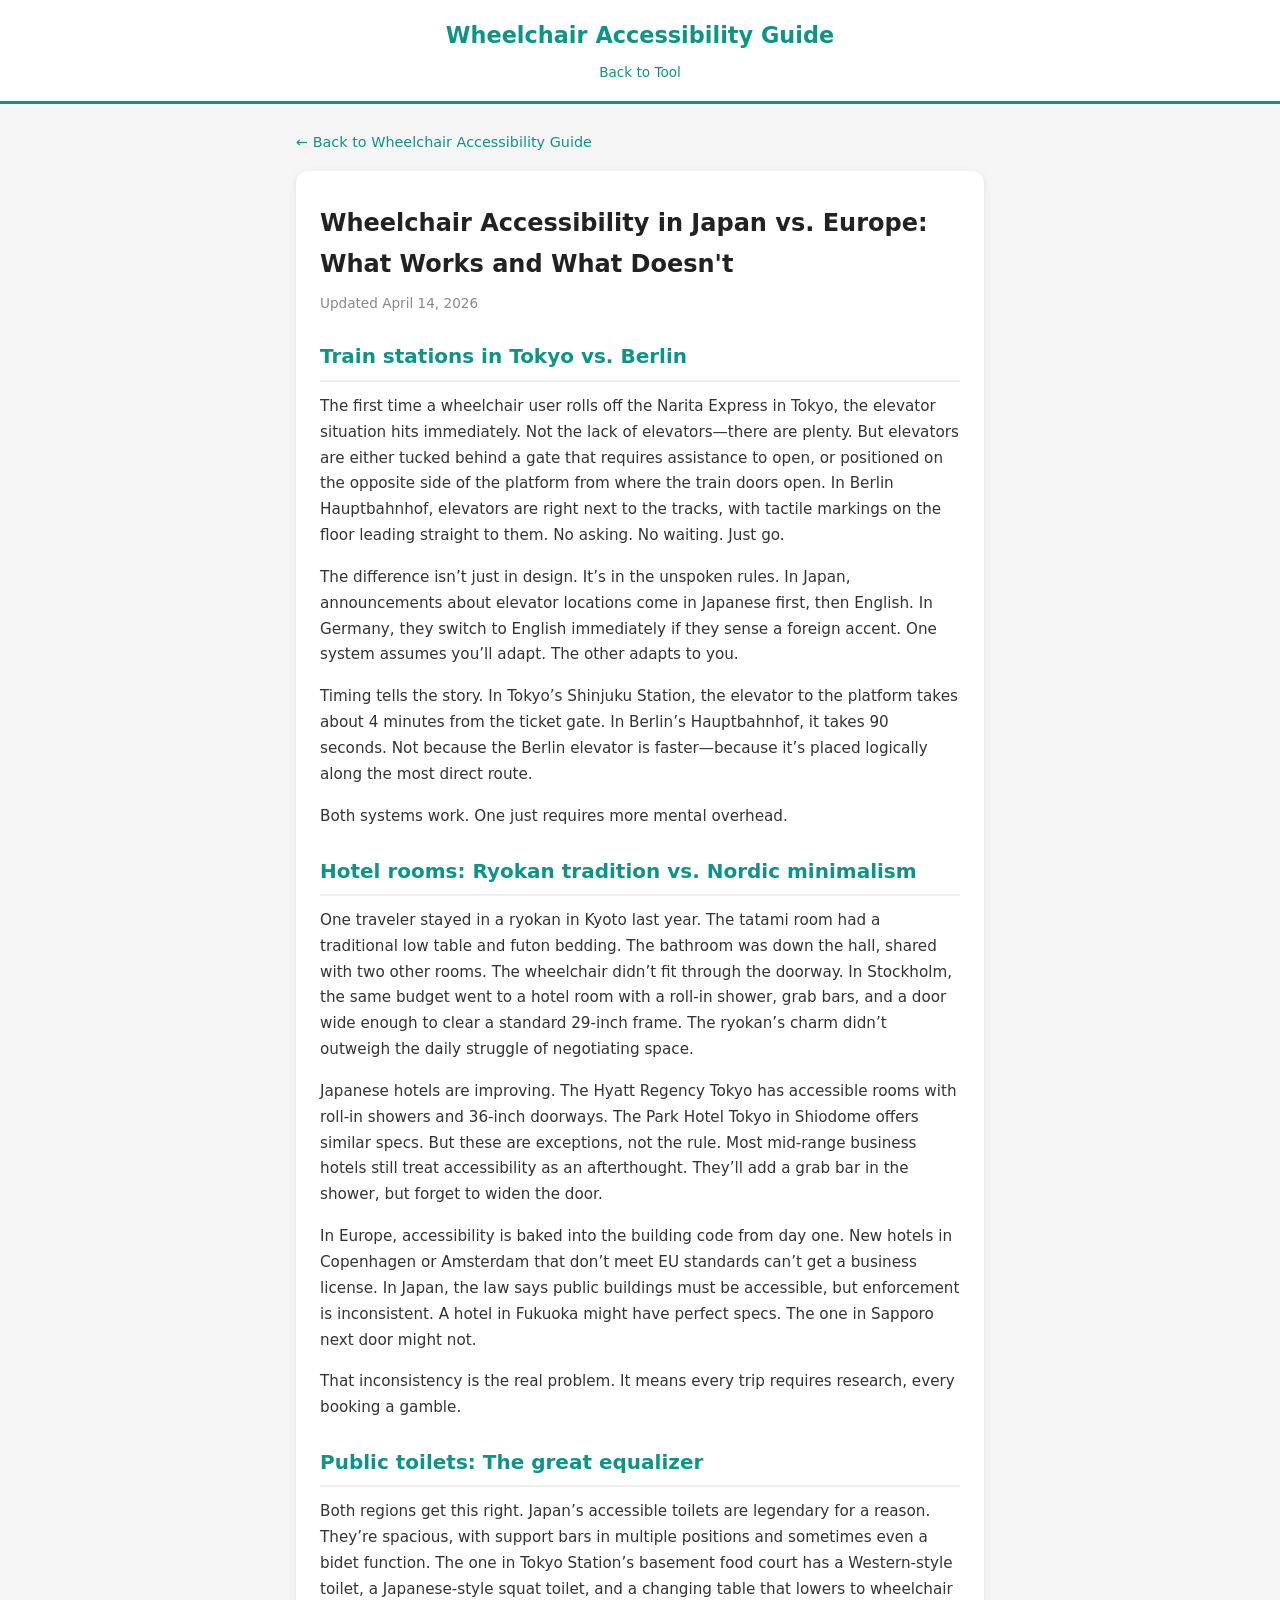
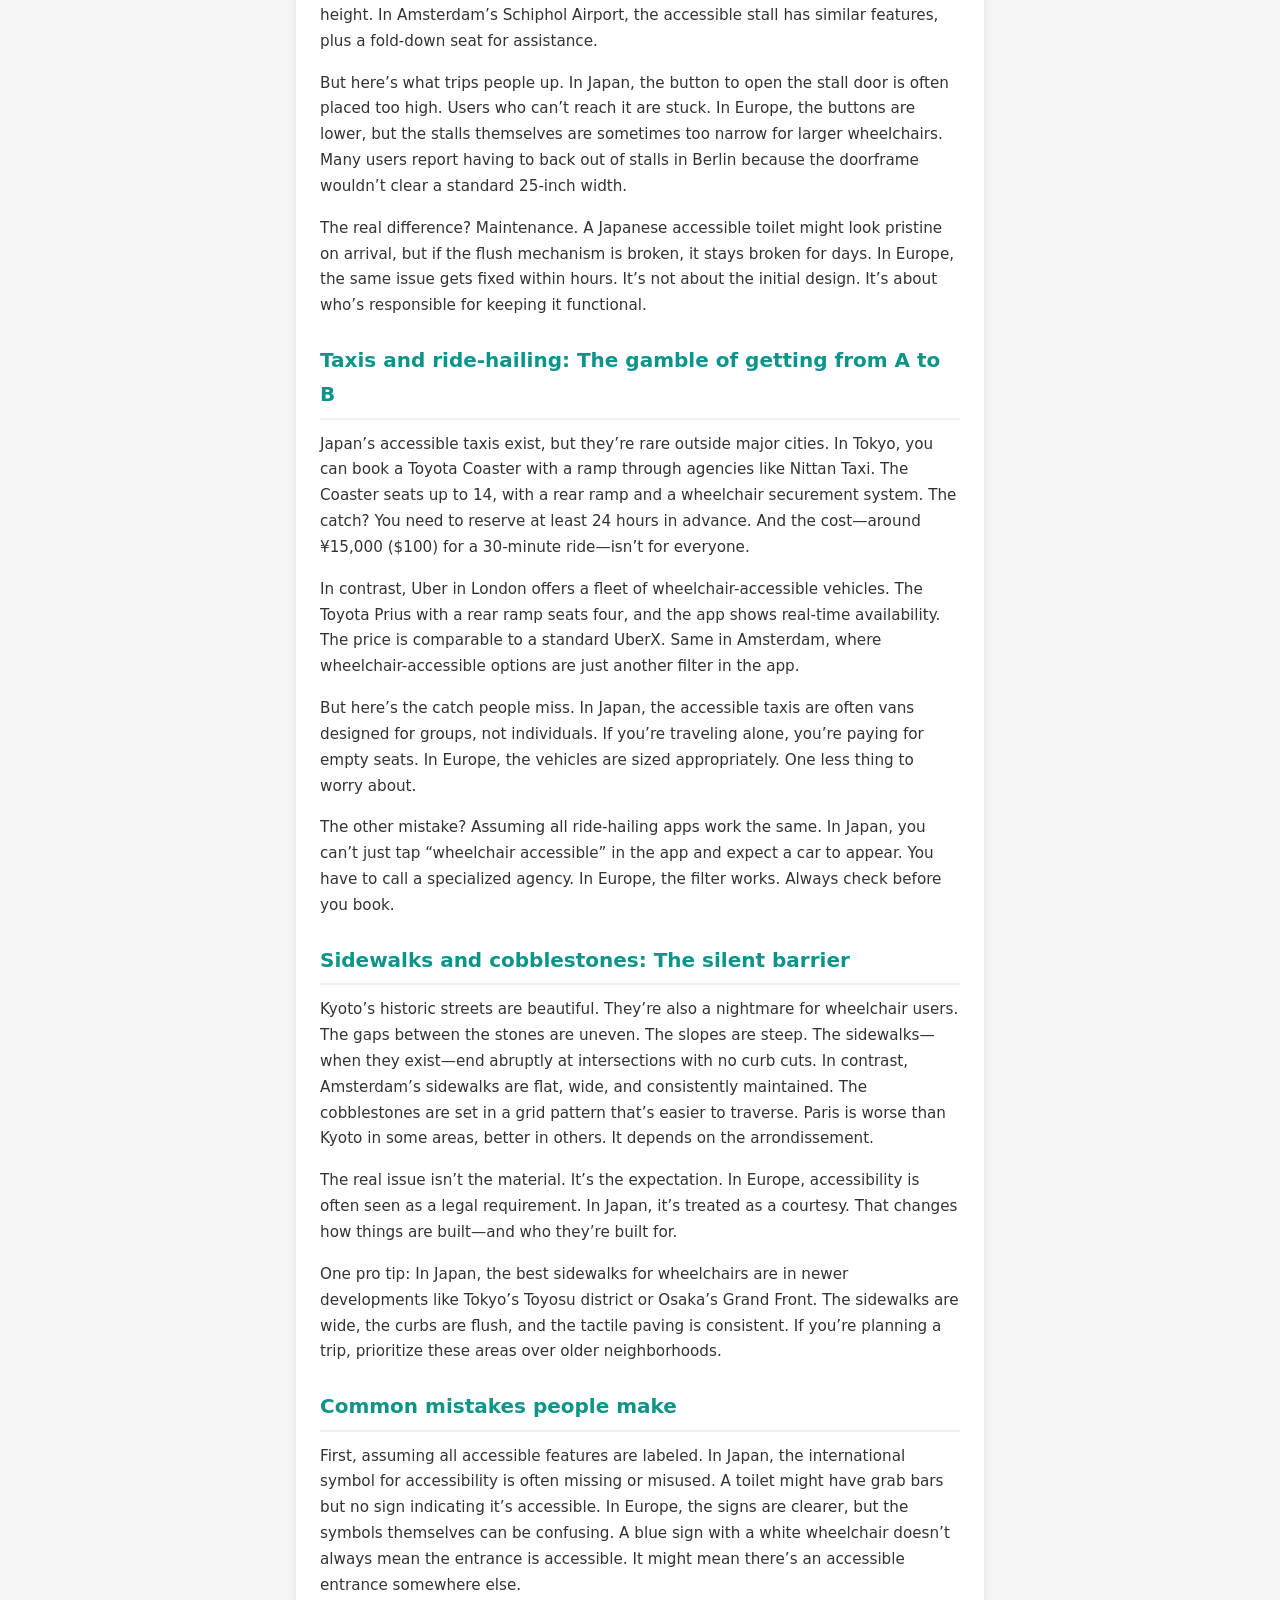
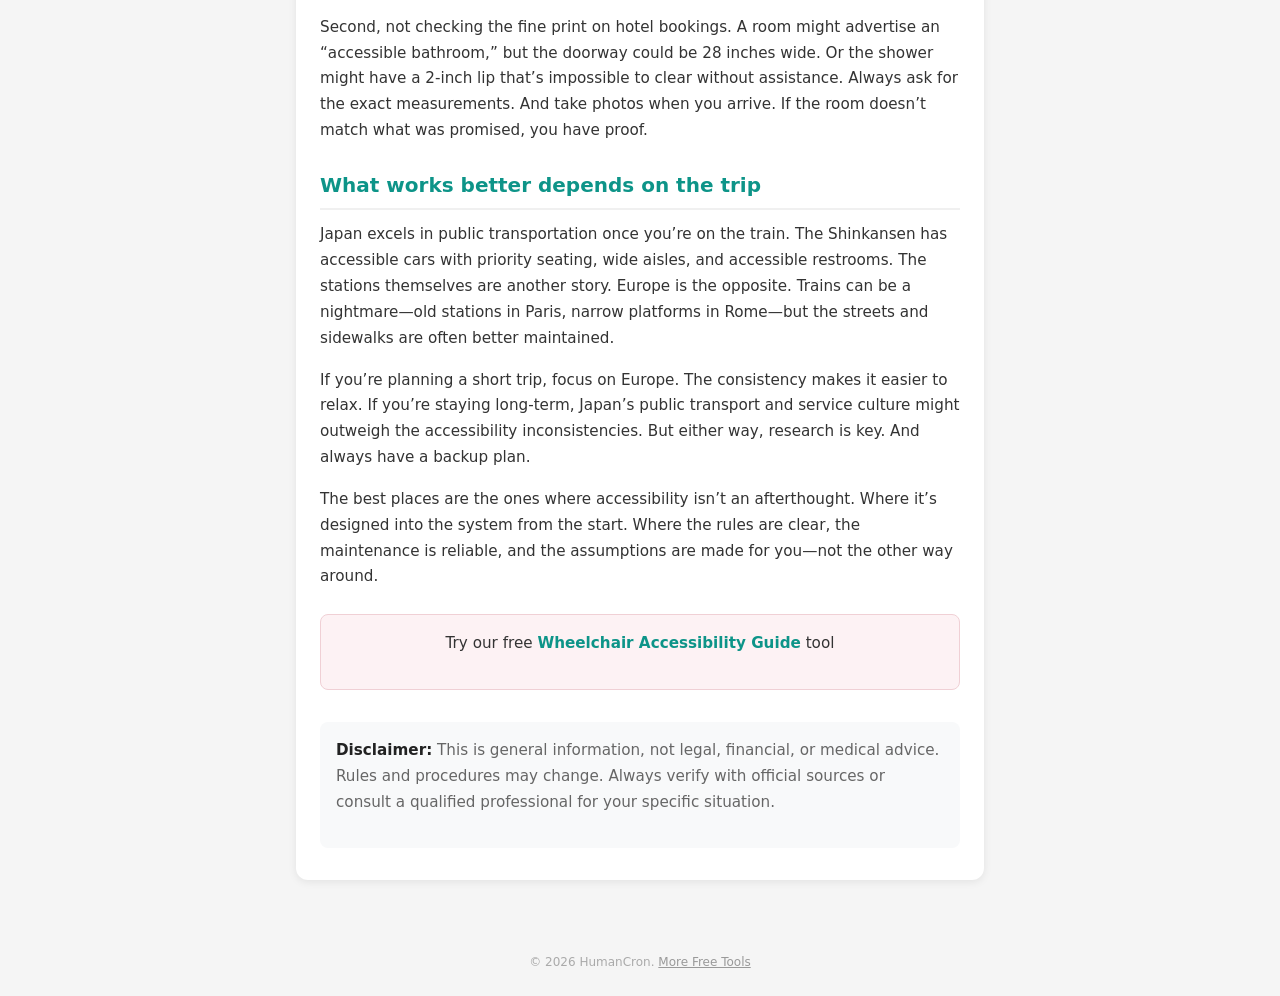
<file: articles/japan-vs-europe-wheelchair-accessibility-comparison.html>
<!DOCTYPE html>
<html lang="en">
<head>
<script type="text/javascript">
(function(c,l,a,r,i,t,y){c[a]=c[a]||function(){(c[a].q=c[a].q||[]).push(arguments)};t=l.createElement(r);t.async=1;t.src="https://www.clarity.ms/tag/"+i;y=l.getElementsByTagName(r)[0];y.parentNode.insertBefore(t,y);})(window, document, "clarity", "script", "w4mr6qi83a");
</script>
<meta charset="UTF-8">
<meta name="viewport" content="width=device-width, initial-scale=1.0">
<title>Wheelchair Accessibility in Japan vs. Europe: What Works and What Doesn't — Wheelchair Accessibility Guide</title>
<meta name="description" content="Real comparison of wheelchair accessibility between Japan and Europe with practical tips for travelers and expats">
<meta name="keywords" content="wheelchair accessibility Japan, accessible travel Europe, wheelchair-friendly Tokyo, disabled travel tips, Japan vs Europe accessibility">
<link rel="canonical" href="https://humancronadmin.github.io/wheelchair-accessibility-guide/articles/japan-vs-europe-wheelchair-accessibility-comparison.html">
<meta property="og:title" content="Wheelchair Accessibility in Japan vs. Europe: What Works and What Doesn't">
<meta property="og:description" content="Real comparison of wheelchair accessibility between Japan and Europe with practical tips for travelers and expats">
<meta property="og:type" content="article">
<meta property="og:url" content="https://humancronadmin.github.io/wheelchair-accessibility-guide/articles/japan-vs-europe-wheelchair-accessibility-comparison.html">
<meta name="twitter:card" content="summary">
<meta name="twitter:title" content="Wheelchair Accessibility in Japan vs. Europe: What Works and What Doesn't">
<meta name="twitter:description" content="Real comparison of wheelchair accessibility between Japan and Europe with practical tips for travelers and expats">
<script type="application/ld+json">
{"@context":"https://schema.org","@type":"Article","headline":"Wheelchair Accessibility in Japan vs. Europe: What Works and What Doesn't","description":"Real comparison of wheelchair accessibility between Japan and Europe with practical tips for travelers and expats","url":"https://humancronadmin.github.io/wheelchair-accessibility-guide/articles/japan-vs-europe-wheelchair-accessibility-comparison.html","datePublished":"2026-04-14","author":{"@type":"Person","name":"HumanCron"},"publisher":{"@type":"Organization","name":"HumanCron"}}
</script>
<script async src="https://www.googletagmanager.com/gtag/js?id=G-H1N5PR9Y0H"></script>
<script>
window.dataLayer=window.dataLayer||[];function gtag(){dataLayer.push(arguments);}gtag('js',new Date());gtag('config','G-H1N5PR9Y0H');
</script>
<style>
*,*::before,*::after{box-sizing:border-box;margin:0;padding:0;}
body{font-family:system-ui,-apple-system,BlinkMacSystemFont,'Segoe UI',Roboto,sans-serif;background:#f5f5f5;color:#333;line-height:1.7;min-height:100vh;}
header{background:#fff;border-bottom:3px solid #0d9488;padding:1rem 0;text-align:center;}
header h1{font-size:1.4rem;color:#0d9488;margin-bottom:0.25rem;}
header a{color:#0d9488;text-decoration:none;font-size:0.85rem;}
header a:hover{text-decoration:underline;}
.container{max-width:720px;margin:0 auto;padding:1.5rem 1rem;}
article{background:#fff;border-radius:12px;box-shadow:0 2px 8px rgba(0,0,0,0.08);padding:2rem 1.5rem;margin-bottom:1.5rem;}
article h2{font-size:1.25rem;color:#0d9488;margin:1.5rem 0 0.75rem;padding-bottom:0.4rem;border-bottom:2px solid #f0f0f0;}
article h3{font-size:1.05rem;color:#444;margin:1.2rem 0 0.5rem;}
article p{margin-bottom:1rem;font-size:0.95rem;}
article ul,article ol{margin:0.5rem 0 1rem 1.5rem;font-size:0.95rem;}
article li{margin-bottom:0.4rem;}
article strong{color:#222;}
.back-link{display:inline-block;margin-bottom:1rem;color:#0d9488;text-decoration:none;font-size:0.9rem;}
.back-link:hover{text-decoration:underline;}
.cta-box{background:#fdf2f4;border:1px solid #f0d0d5;border-radius:8px;padding:1rem;margin:1.5rem 0;text-align:center;}
.cta-box a{color:#0d9488;font-weight:700;text-decoration:none;}
.cta-box a:hover{text-decoration:underline;}
footer{text-align:center;padding:1.5rem 1rem;color:#aaa;font-size:0.75rem;}
footer a{color:#999;}
@media(max-width:480px){
 .container{padding:1rem 0.75rem;}
 article{padding:1.25rem 1rem;}
 article h2{font-size:1.1rem;}
}
</style>
</head>
<body>
<header>
<h1>Wheelchair Accessibility Guide</h1>
<a href="../index.html">Back to Tool</a>
</header>
<div class="container">
<a href="../index.html" class="back-link">&larr; Back to Wheelchair Accessibility Guide</a>
<article>
<h1 style="font-size:1.5rem;color:#222;margin-bottom:0.5rem;border:none;">Wheelchair Accessibility in Japan vs. Europe: What Works and What Doesn't</h1>
<p style="color:#888;font-size:0.85rem;margin-bottom:1.5rem;">Updated April 14, 2026</p>
<h2>Train stations in Tokyo vs. Berlin</h2>

<p>The first time a wheelchair user rolls off the Narita Express in Tokyo, the elevator situation hits immediately. Not the lack of elevators—there are plenty. But elevators are either tucked behind a gate that requires assistance to open, or positioned on the opposite side of the platform from where the train doors open. In Berlin Hauptbahnhof, elevators are right next to the tracks, with tactile markings on the floor leading straight to them. No asking. No waiting. Just go.
</p>
<p>The difference isn’t just in design. It’s in the unspoken rules. In Japan, announcements about elevator locations come in Japanese first, then English. In Germany, they switch to English immediately if they sense a foreign accent. One system assumes you’ll adapt. The other adapts to you.
</p>
<p>Timing tells the story. In Tokyo’s Shinjuku Station, the elevator to the platform takes about 4 minutes from the ticket gate. In Berlin’s Hauptbahnhof, it takes 90 seconds. Not because the Berlin elevator is faster—because it’s placed logically along the most direct route.
</p>
<p>Both systems work. One just requires more mental overhead.
</p>
<h2>Hotel rooms: Ryokan tradition vs. Nordic minimalism</h2>

<p>One traveler stayed in a ryokan in Kyoto last year. The tatami room had a traditional low table and futon bedding. The bathroom was down the hall, shared with two other rooms. The wheelchair didn’t fit through the doorway. In Stockholm, the same budget went to a hotel room with a roll-in shower, grab bars, and a door wide enough to clear a standard 29-inch frame. The ryokan’s charm didn’t outweigh the daily struggle of negotiating space.
</p>
<p>Japanese hotels are improving. The Hyatt Regency Tokyo has accessible rooms with roll-in showers and 36-inch doorways. The Park Hotel Tokyo in Shiodome offers similar specs. But these are exceptions, not the rule. Most mid-range business hotels still treat accessibility as an afterthought. They’ll add a grab bar in the shower, but forget to widen the door.
</p>
<p>In Europe, accessibility is baked into the building code from day one. New hotels in Copenhagen or Amsterdam that don’t meet EU standards can’t get a business license. In Japan, the law says public buildings must be accessible, but enforcement is inconsistent. A hotel in Fukuoka might have perfect specs. The one in Sapporo next door might not.
</p>
<p>That inconsistency is the real problem. It means every trip requires research, every booking a gamble.
</p>
<h2>Public toilets: The great equalizer</h2>

<p>Both regions get this right. Japan’s accessible toilets are legendary for a reason. They’re spacious, with support bars in multiple positions and sometimes even a bidet function. The one in Tokyo Station’s basement food court has a Western-style toilet, a Japanese-style squat toilet, and a changing table that lowers to wheelchair height. In Amsterdam’s Schiphol Airport, the accessible stall has similar features, plus a fold-down seat for assistance.
</p>
<p>But here’s what trips people up. In Japan, the button to open the stall door is often placed too high. Users who can’t reach it are stuck. In Europe, the buttons are lower, but the stalls themselves are sometimes too narrow for larger wheelchairs. Many users report having to back out of stalls in Berlin because the doorframe wouldn’t clear a standard 25-inch width.
</p>
<p>The real difference? Maintenance. A Japanese accessible toilet might look pristine on arrival, but if the flush mechanism is broken, it stays broken for days. In Europe, the same issue gets fixed within hours. It’s not about the initial design. It’s about who’s responsible for keeping it functional.
</p>
<h2>Taxis and ride-hailing: The gamble of getting from A to B</h2>

<p>Japan’s accessible taxis exist, but they’re rare outside major cities. In Tokyo, you can book a Toyota Coaster with a ramp through agencies like Nittan Taxi. The Coaster seats up to 14, with a rear ramp and a wheelchair securement system. The catch? You need to reserve at least 24 hours in advance. And the cost—around ¥15,000 ($100) for a 30-minute ride—isn’t for everyone.
</p>
<p>In contrast, Uber in London offers a fleet of wheelchair-accessible vehicles. The Toyota Prius with a rear ramp seats four, and the app shows real-time availability. The price is comparable to a standard UberX. Same in Amsterdam, where wheelchair-accessible options are just another filter in the app.
</p>
<p>But here’s the catch people miss. In Japan, the accessible taxis are often vans designed for groups, not individuals. If you’re traveling alone, you’re paying for empty seats. In Europe, the vehicles are sized appropriately. One less thing to worry about.
</p>
<p>The other mistake? Assuming all ride-hailing apps work the same. In Japan, you can’t just tap “wheelchair accessible” in the app and expect a car to appear. You have to call a specialized agency. In Europe, the filter works. Always check before you book.

</p>
<h2>Sidewalks and cobblestones: The silent barrier</h2>

<p>Kyoto’s historic streets are beautiful. They’re also a nightmare for wheelchair users. The gaps between the stones are uneven. The slopes are steep. The sidewalks—when they exist—end abruptly at intersections with no curb cuts. In contrast, Amsterdam’s sidewalks are flat, wide, and consistently maintained. The cobblestones are set in a grid pattern that’s easier to traverse. Paris is worse than Kyoto in some areas, better in others. It depends on the arrondissement.
</p>
<p>The real issue isn’t the material. It’s the expectation. In Europe, accessibility is often seen as a legal requirement. In Japan, it’s treated as a courtesy. That changes how things are built—and who they’re built for.
</p>
<p>One pro tip: In Japan, the best sidewalks for wheelchairs are in newer developments like Tokyo’s Toyosu district or Osaka’s Grand Front. The sidewalks are wide, the curbs are flush, and the tactile paving is consistent. If you’re planning a trip, prioritize these areas over older neighborhoods.

</p>
<h2>Common mistakes people make</h2>

<p>First, assuming all accessible features are labeled. In Japan, the international symbol for accessibility is often missing or misused. A toilet might have grab bars but no sign indicating it’s accessible. In Europe, the signs are clearer, but the symbols themselves can be confusing. A blue sign with a white wheelchair doesn’t always mean the entrance is accessible. It might mean there’s an accessible entrance somewhere else.
</p>
<p>Second, not checking the fine print on hotel bookings. A room might advertise an “accessible bathroom,” but the doorway could be 28 inches wide. Or the shower might have a 2-inch lip that’s impossible to clear without assistance. Always ask for the exact measurements. And take photos when you arrive. If the room doesn’t match what was promised, you have proof.

</p>
<h2>What works better depends on the trip</h2>

<p>Japan excels in public transportation once you’re on the train. The Shinkansen has accessible cars with priority seating, wide aisles, and accessible restrooms. The stations themselves are another story. Europe is the opposite. Trains can be a nightmare—old stations in Paris, narrow platforms in Rome—but the streets and sidewalks are often better maintained.
</p>
<p>If you’re planning a short trip, focus on Europe. The consistency makes it easier to relax. If you’re staying long-term, Japan’s public transport and service culture might outweigh the accessibility inconsistencies. But either way, research is key. And always have a backup plan.
</p>
<p>The best places are the ones where accessibility isn’t an afterthought. Where it’s designed into the system from the start. Where the rules are clear, the maintenance is reliable, and the assumptions are made for you—not the other way around.</p>
<div class="cta-box">
<p>Try our free <a href="../index.html">Wheelchair Accessibility Guide</a> tool</p>
</div>
<div class="disclaimer" style="margin-top:2rem;padding:1rem;background:#f8f9fa;border-radius:8px;font-size:0.85rem;color:#666;">
<p><strong>Disclaimer:</strong> This is general information, not legal, financial, or medical advice. Rules and procedures may change. Always verify with official sources or consult a qualified professional for your specific situation.</p>
</div>
</article>
</div>
<footer>
<p>&copy; 2026 HumanCron. <a href="https://humancronadmin.github.io/service-portal/">More Free Tools</a></p>
</footer>
</body>
</html>
</file>
